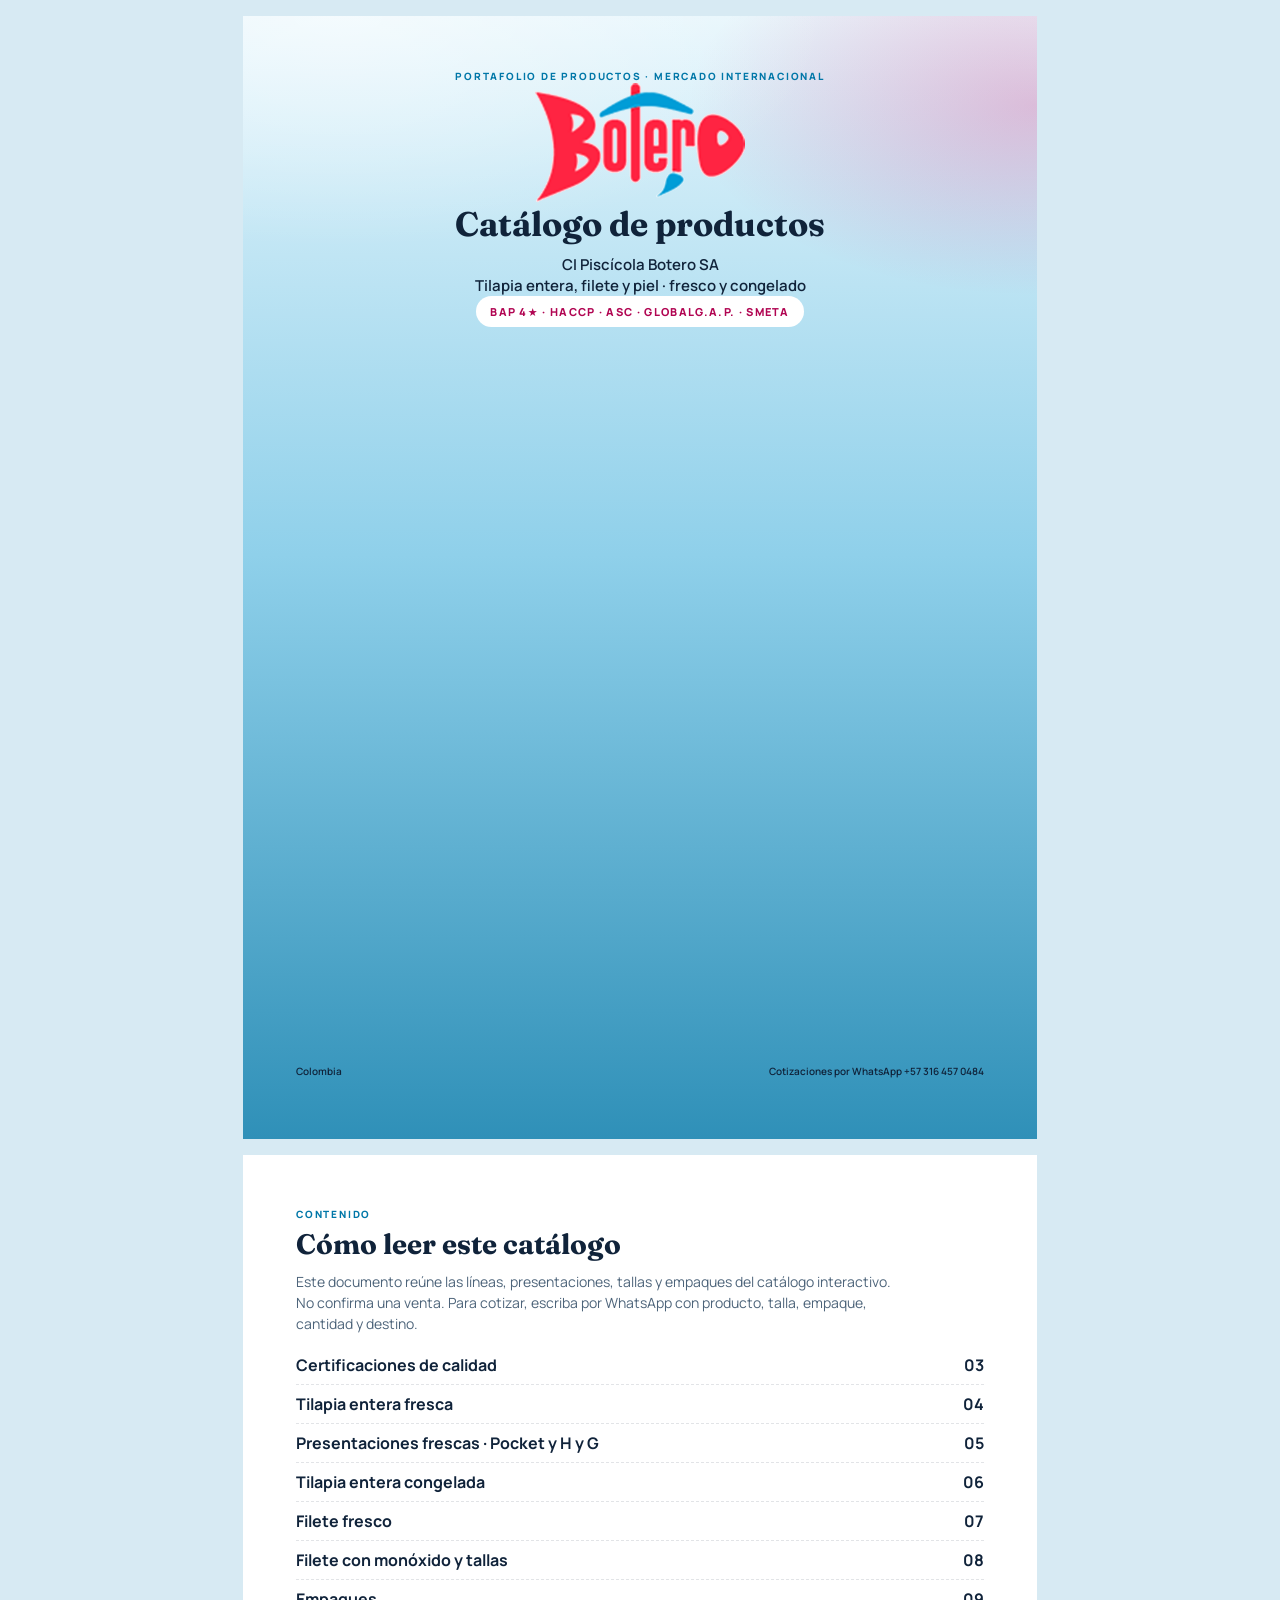
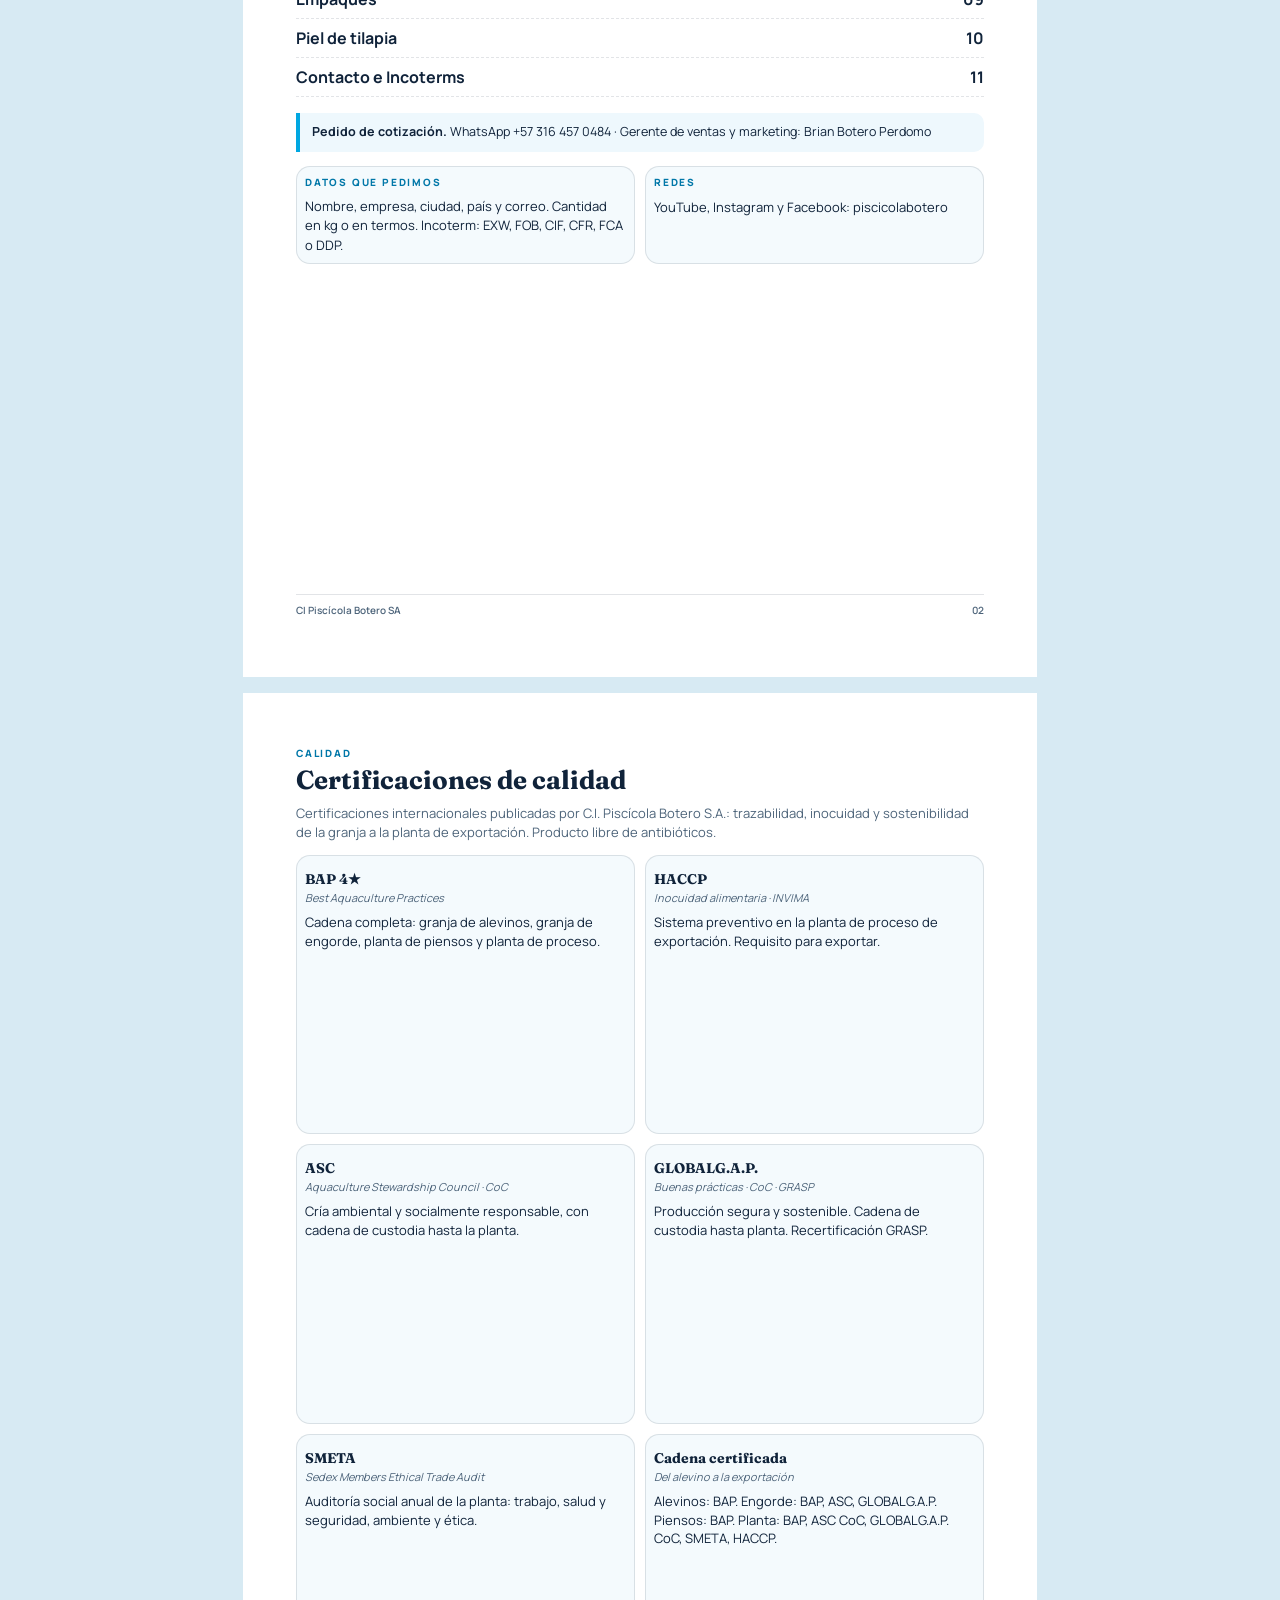
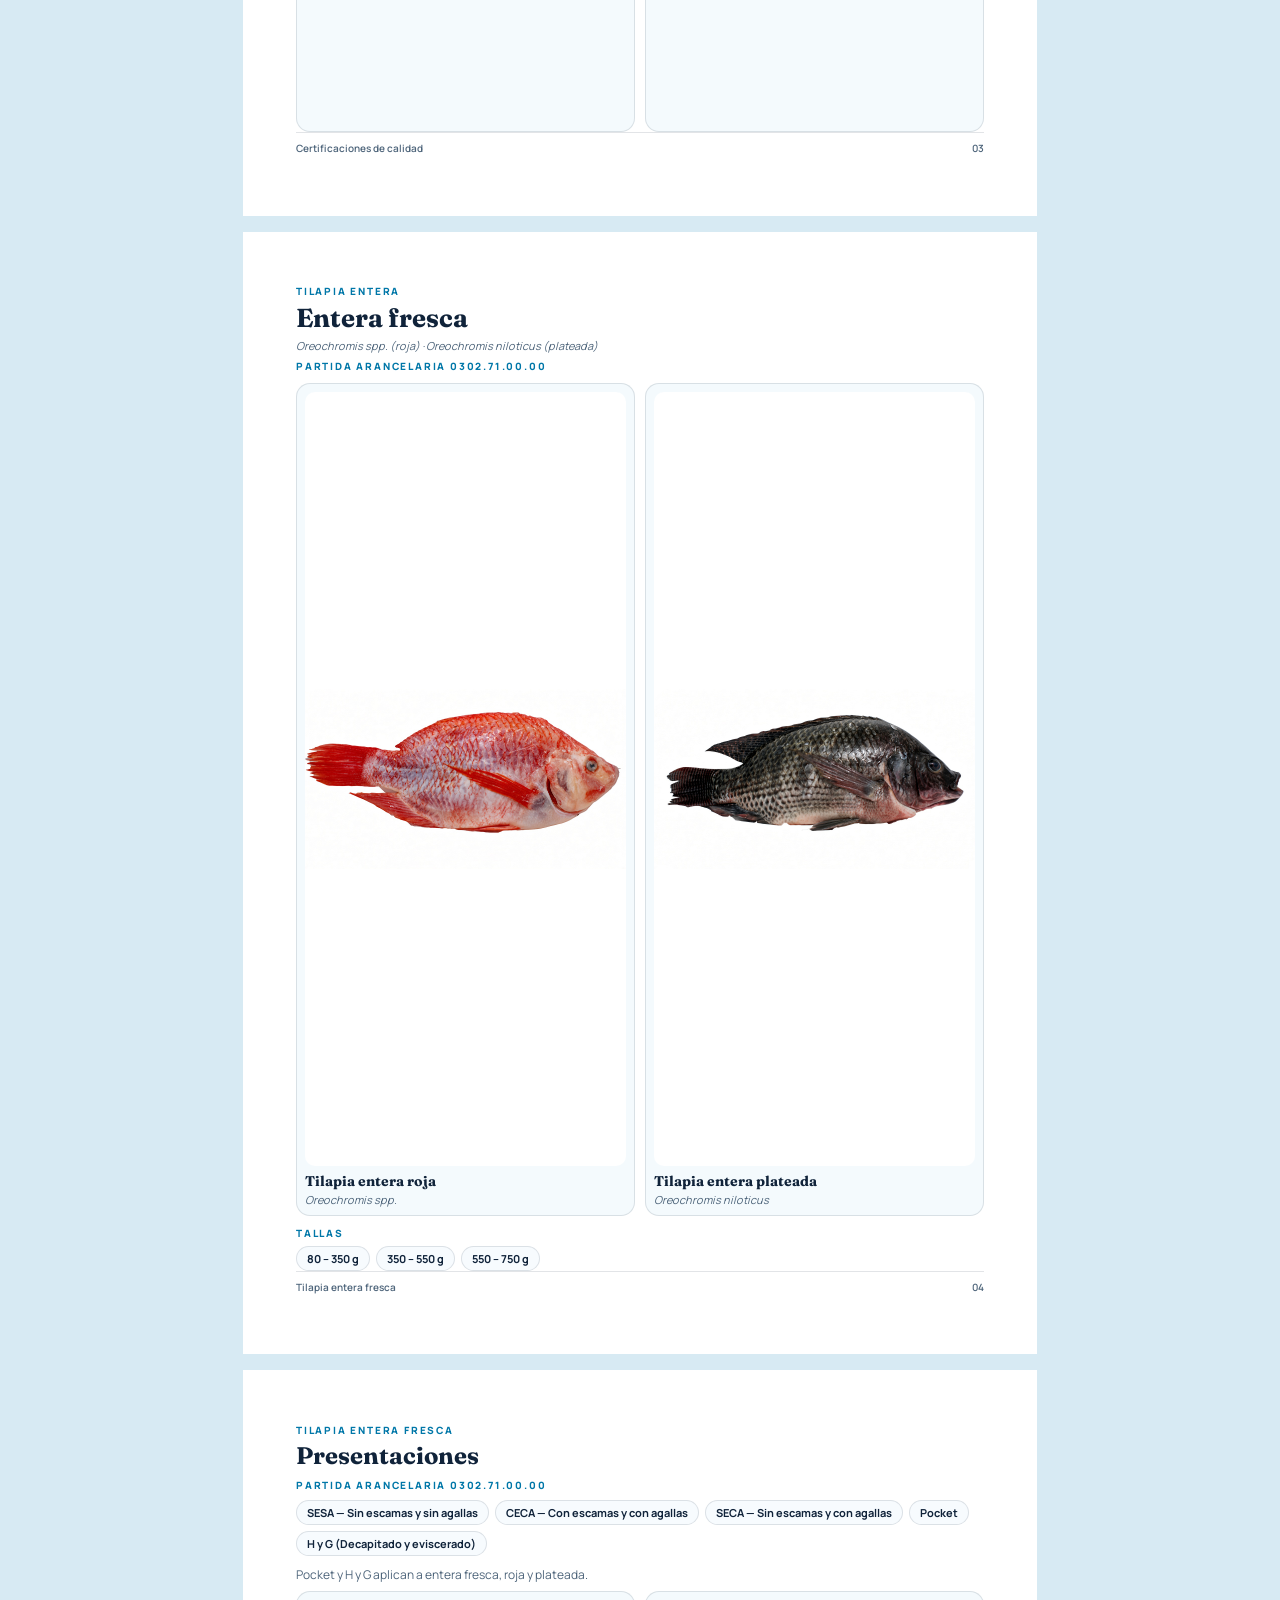
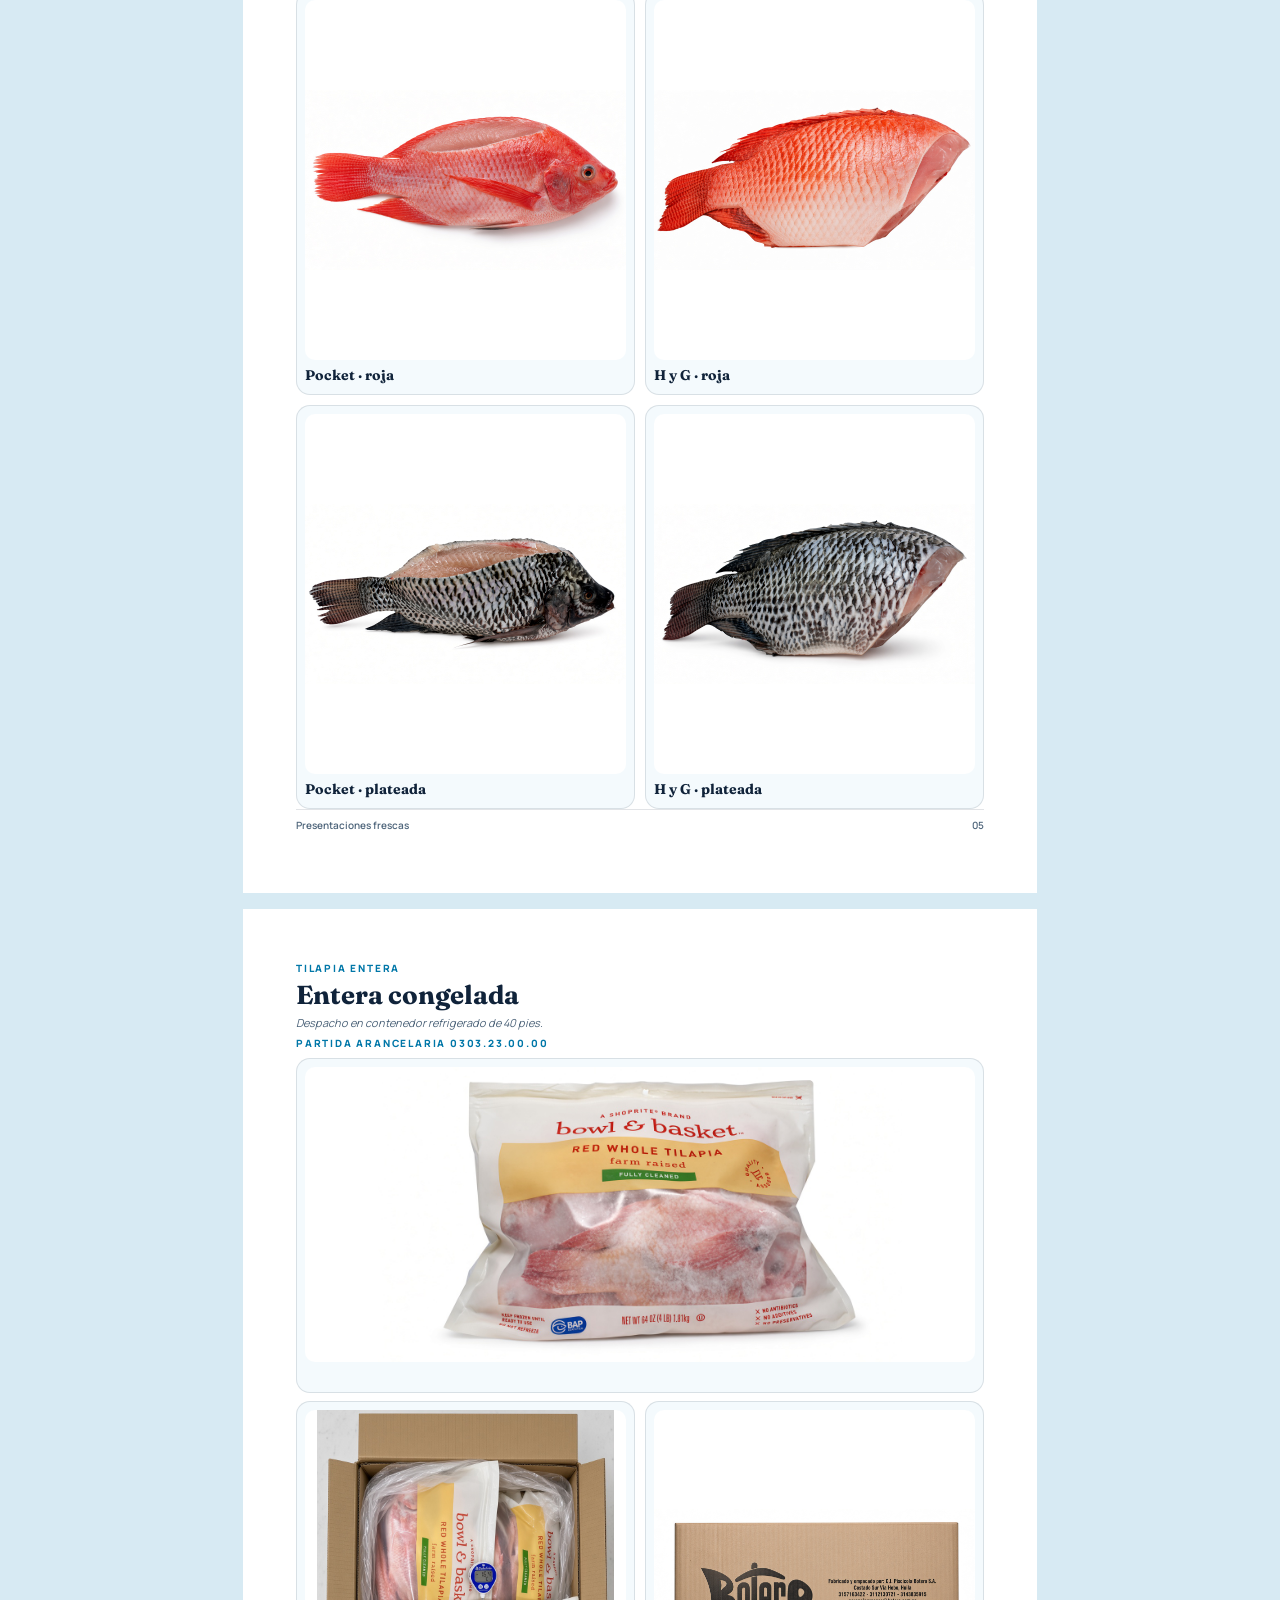
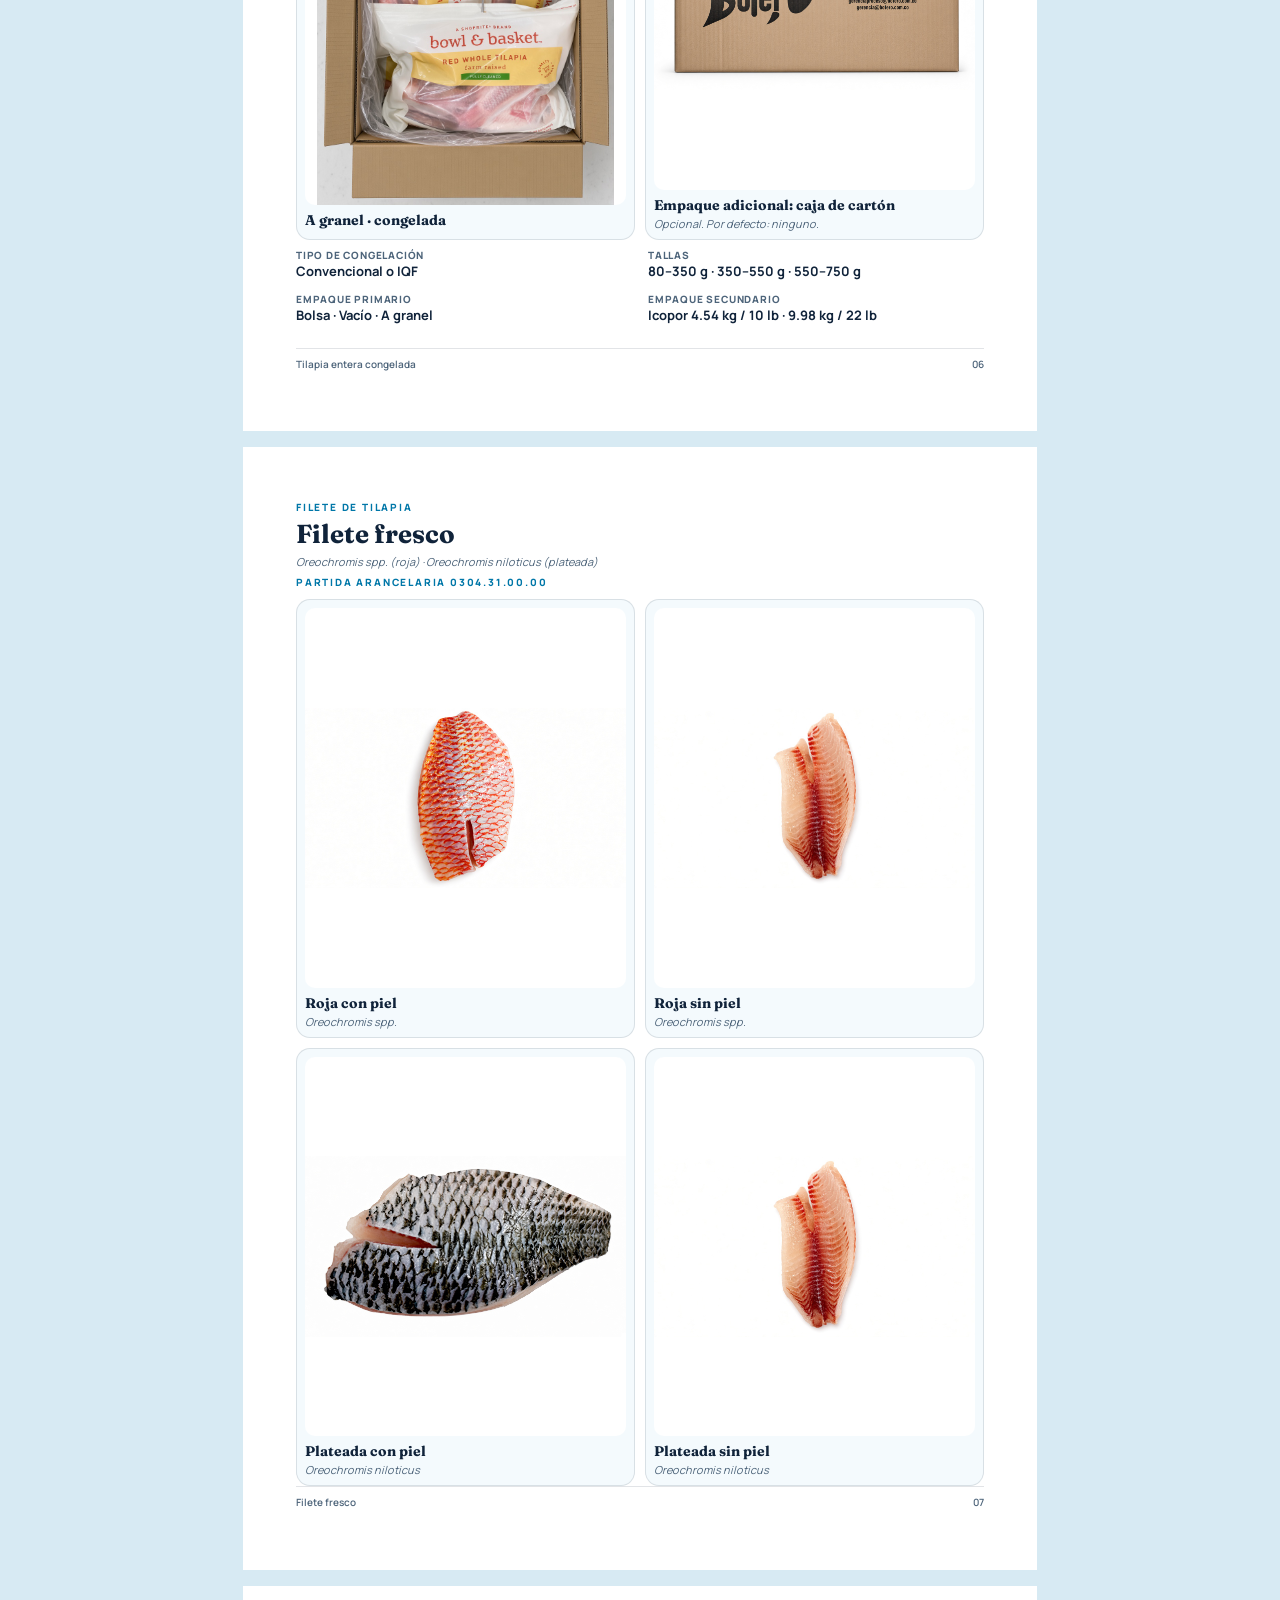
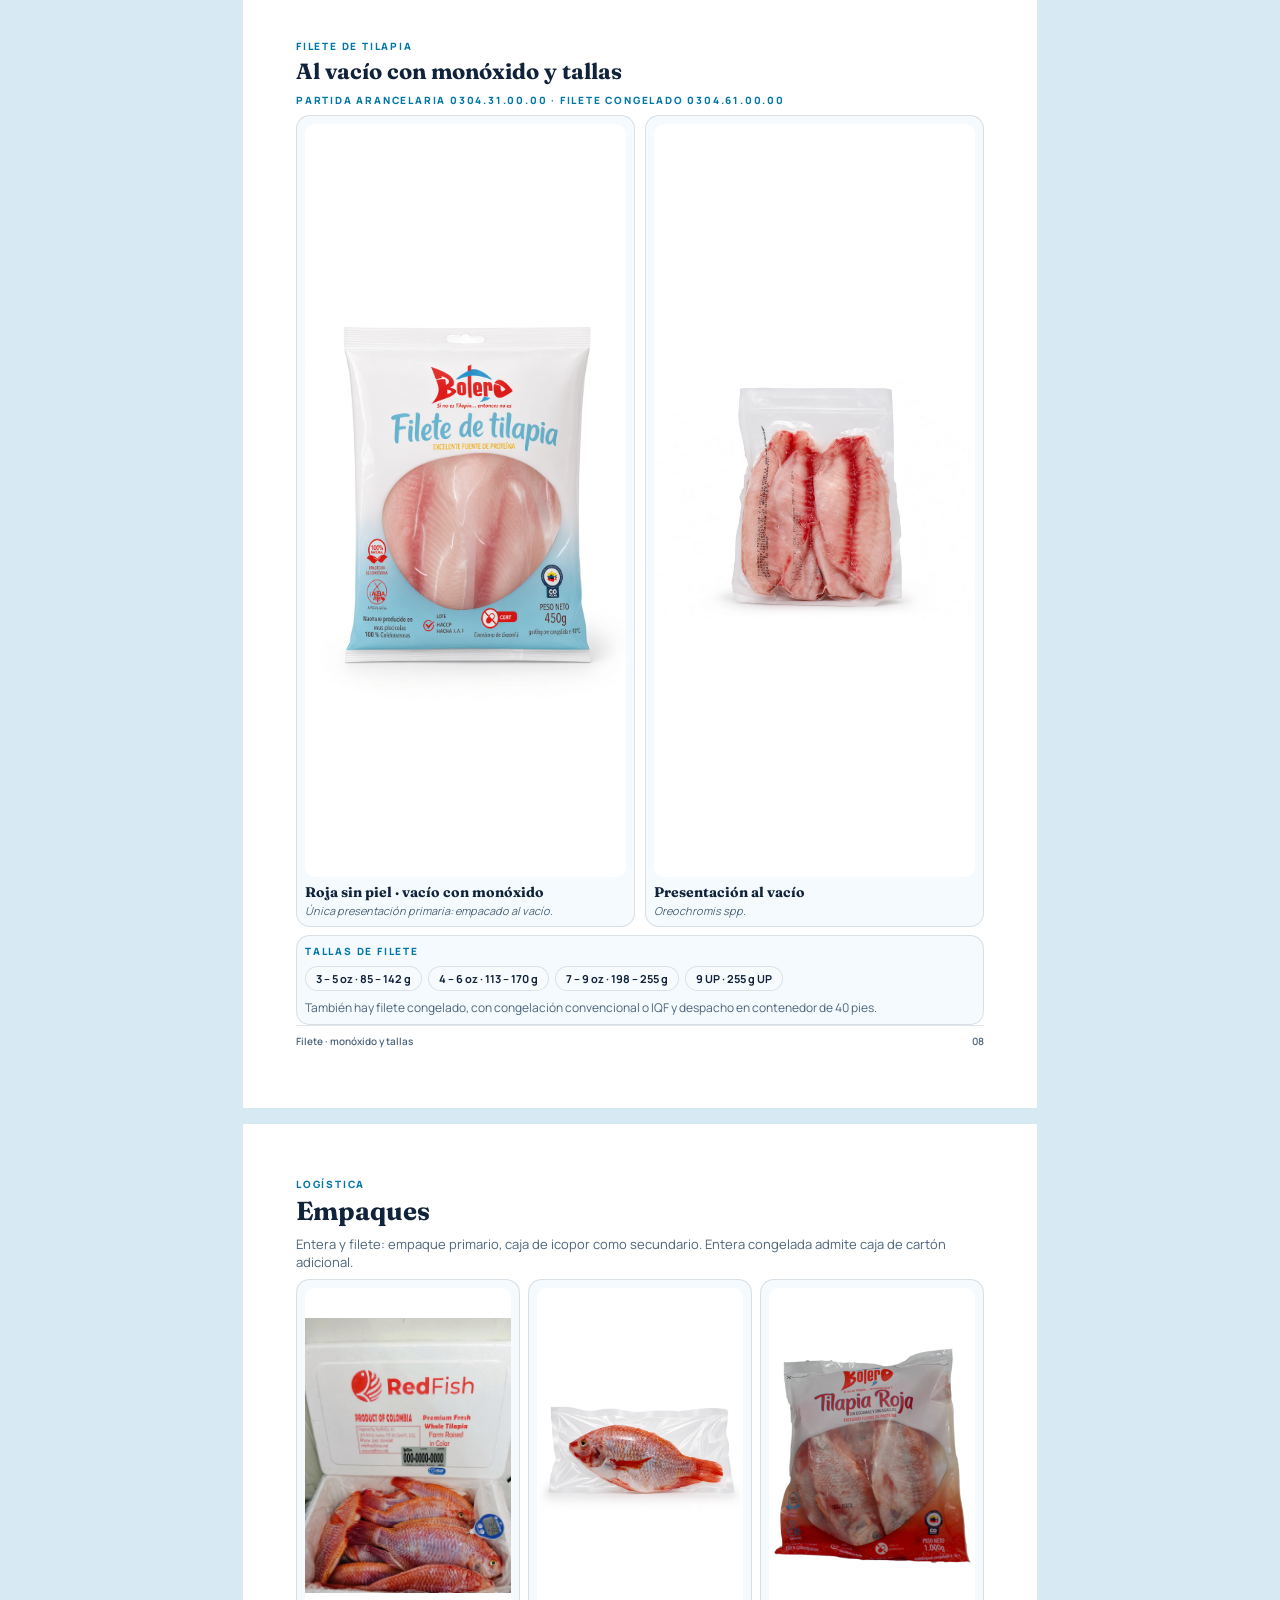
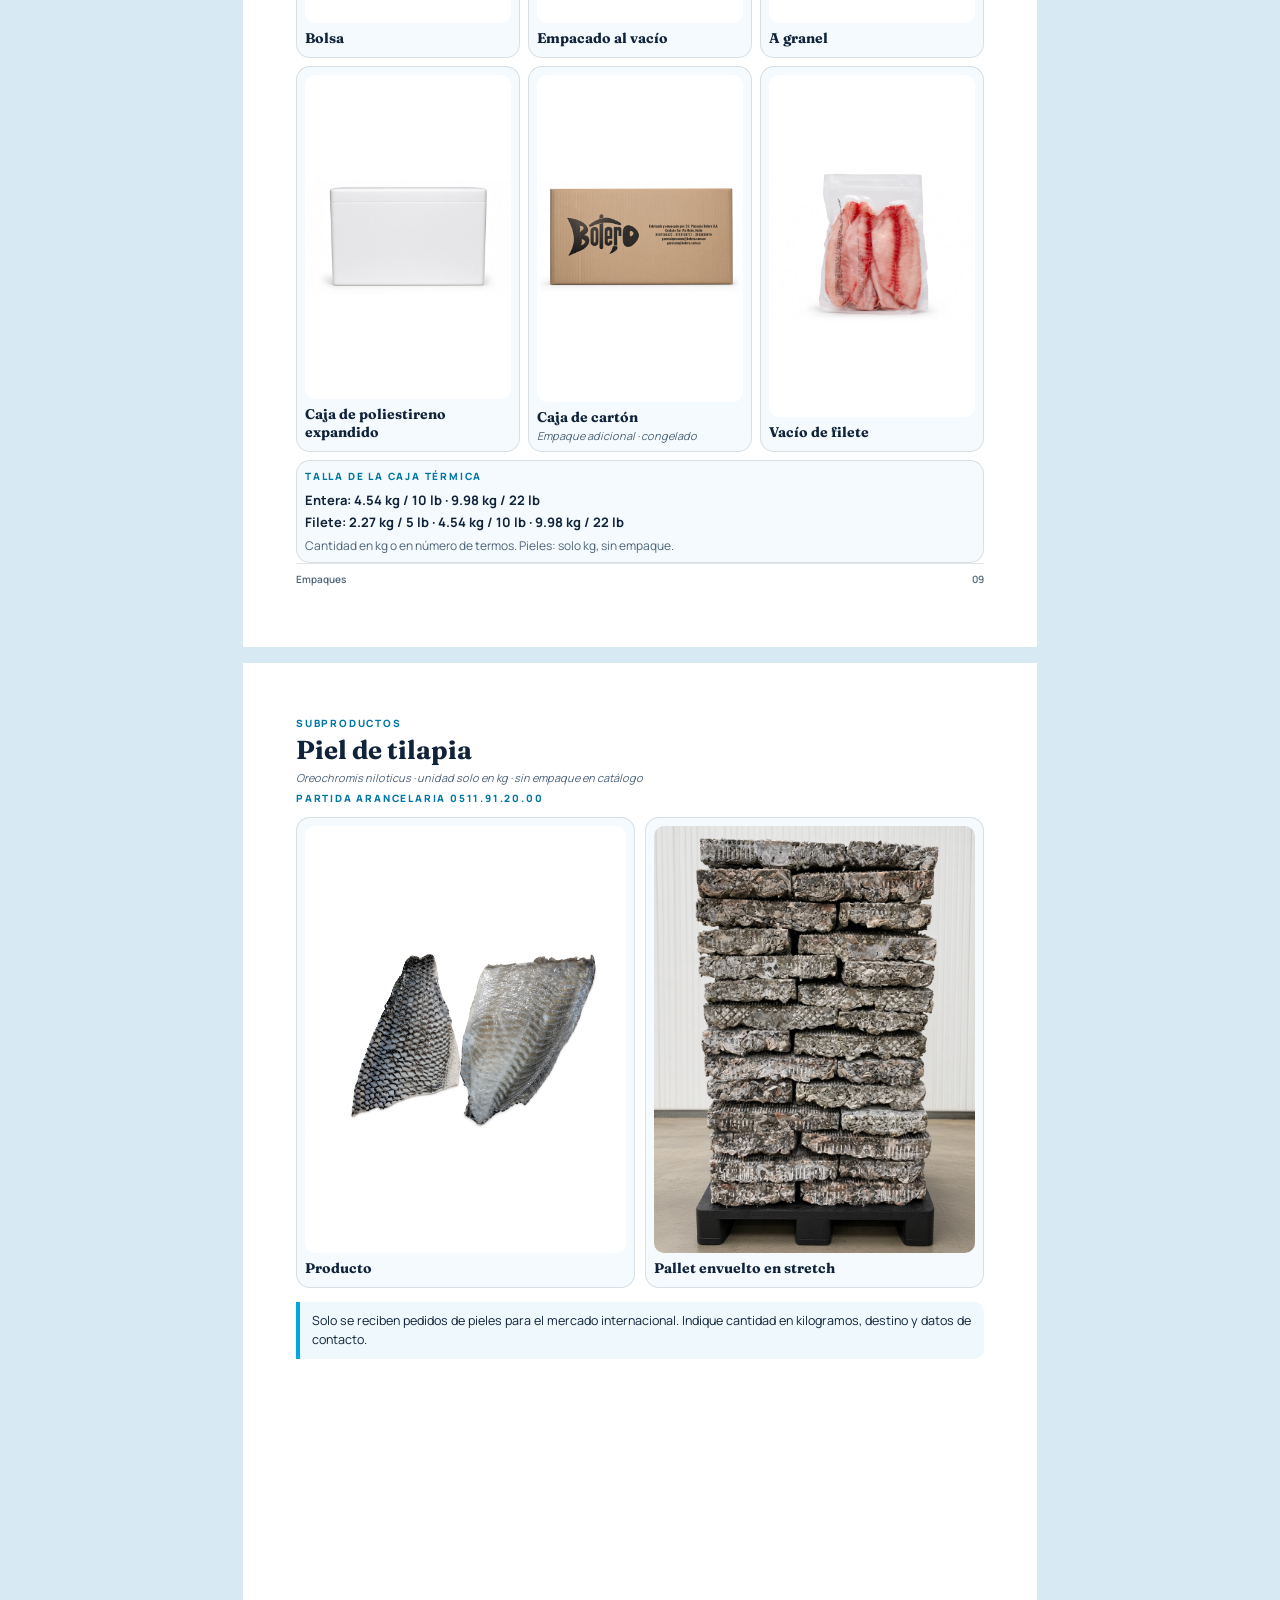
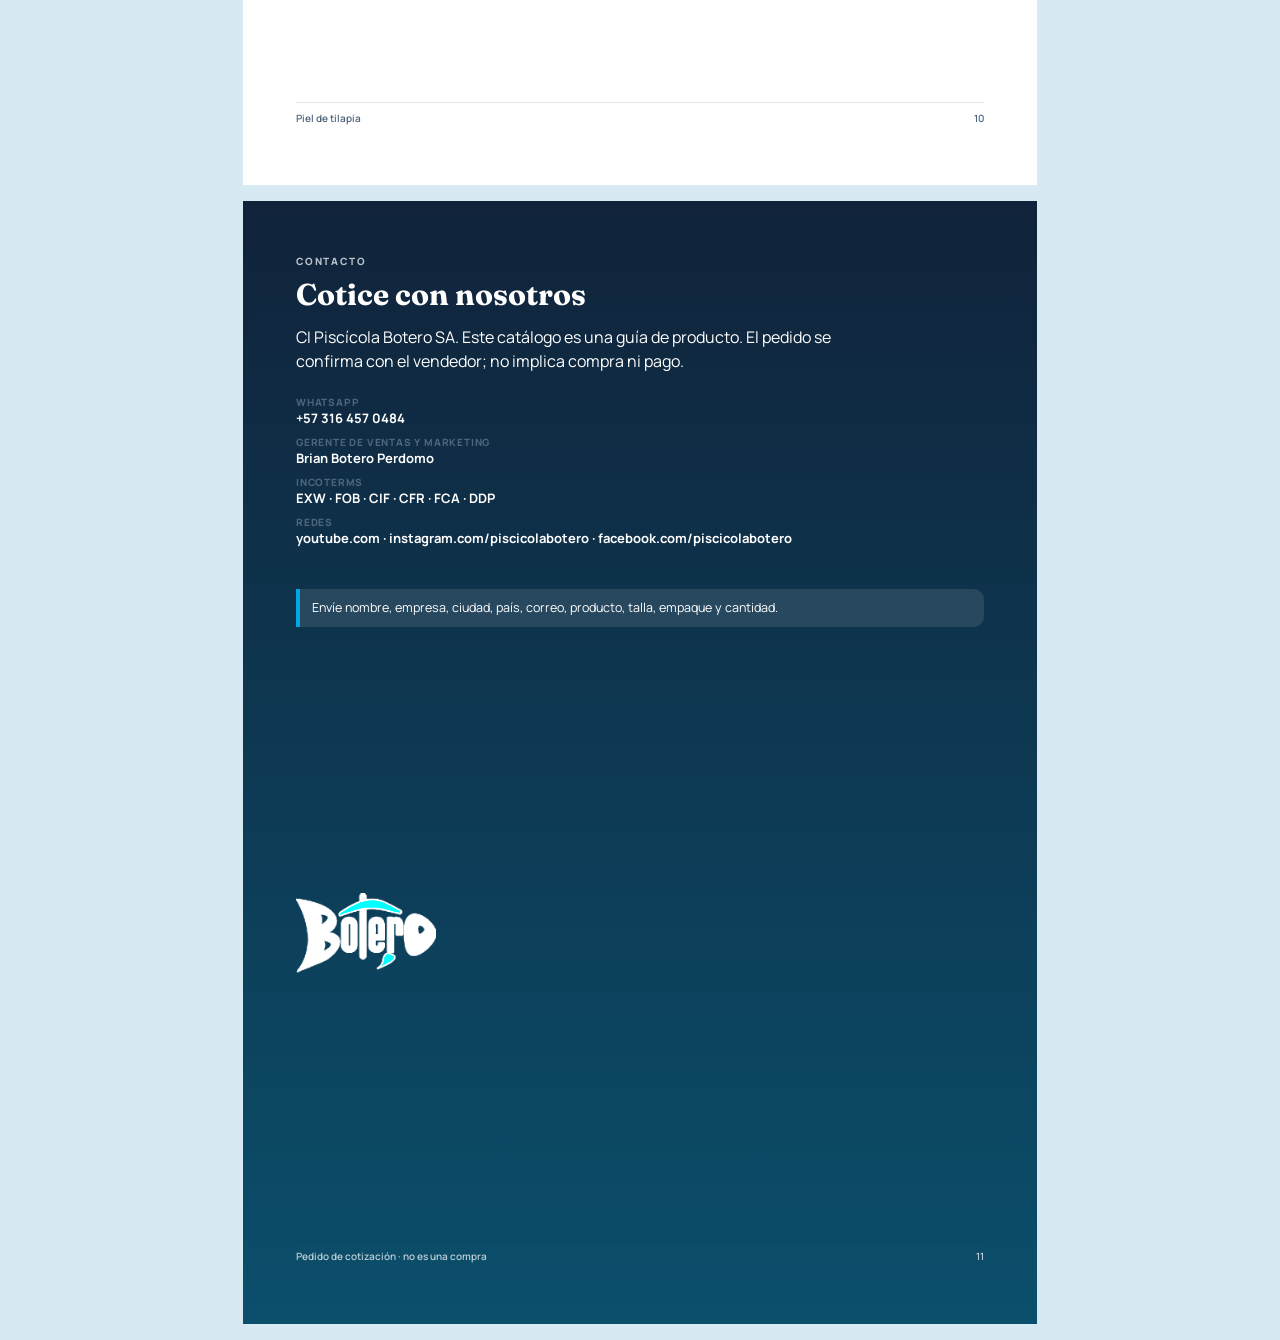
<file: catalogo-impreso.html>
<!DOCTYPE html>
<html lang="es">
  <head>
    <meta charset="UTF-8" />
    <title>CI Piscícola Botero SA — Catálogo impreso</title>
    <link rel="preconnect" href="https://fonts.googleapis.com" />
    <link rel="preconnect" href="https://fonts.gstatic.com" crossorigin />
    <link
      href="https://fonts.googleapis.com/css2?family=Fraunces:opsz,wght@9..144,600;9..144,700&family=Manrope:wght@400;500;600;700;800&display=swap"
      rel="stylesheet"
    />
    <style>
      :root {
        --magenta: #e3066a;
        --magenta-deep: #b10552;
        --cyan: #00a7e1;
        --cyan-deep: #0077a8;
        --ink: #10233a;
        --muted: #4d647a;
        --paper: #f4fafd;
        --line: rgba(16, 35, 58, 0.12);
      }
      * { box-sizing: border-box; }
      html, body { margin: 0; padding: 0; background: #d7eaf3; }
      body {
        font-family: Manrope, system-ui, sans-serif;
        color: var(--ink);
      }
      h1, h2, h3, .brand {
        font-family: Fraunces, Georgia, serif;
        font-weight: 700;
        margin: 0;
      }
      p { margin: 0; }
      img { max-width: 100%; display: block; }
      .book { padding: 16px; display: flex; flex-direction: column; gap: 16px; align-items: center; }
      .page {
        width: 210mm;
        height: 297mm;
        background: #fff;
        position: relative;
        overflow: hidden;
        page-break-after: always;
        break-after: page;
      }
      .page:last-child { page-break-after: auto; break-after: auto; }
      .pad { padding: 14mm 14mm 16mm; height: 100%; display: flex; flex-direction: column; }
      .kicker {
        font-size: 10px;
        letter-spacing: 0.18em;
        text-transform: uppercase;
        font-weight: 800;
        color: var(--cyan-deep);
      }
      .muted { color: var(--muted); }
      .sci { font-style: italic; color: var(--muted); font-size: 11px; }
      .chip {
        display: inline-flex;
        align-items: center;
        border: 1px solid var(--line);
        border-radius: 999px;
        padding: 4px 10px;
        font-size: 11px;
        font-weight: 700;
        background: #f7fbfe;
      }
      .chips { display: flex; flex-wrap: wrap; gap: 6px; }
      .grid-2 { display: grid; grid-template-columns: 1fr 1fr; gap: 10px; }
      .grid-3 { display: grid; grid-template-columns: 1fr 1fr 1fr; gap: 8px; }
      .grow { flex: 1; min-height: 0; align-items: stretch; }
      .card {
        background: var(--paper);
        border: 1px solid var(--line);
        border-radius: 14px;
        padding: 8px;
        display: flex;
        flex-direction: column;
        min-height: 0;
      }
      .card h3 { font-size: 14px; margin: 6px 0 2px; }
      .photo {
        background: #fff;
        border-radius: 10px;
        flex: 1;
        min-height: 70mm;
        display: flex;
        align-items: center;
        justify-content: center;
        overflow: hidden;
      }
      .photo img {
        max-width: 100%;
        max-height: 100%;
        width: auto;
        height: auto;
        object-fit: contain;
        object-position: center;
      }
      .photo.hero { min-height: 78mm; flex: 0.9; }
      .foot {
        margin-top: auto;
        display: flex;
        justify-content: space-between;
        align-items: center;
        padding-top: 8px;
        border-top: 1px solid var(--line);
        font-size: 10px;
        color: var(--muted);
        font-weight: 600;
      }
      .spec dt { font-size: 10px; text-transform: uppercase; letter-spacing: 0.08em; color: var(--muted); font-weight: 800; }
      .spec dd { margin: 0 0 8px; font-size: 13px; font-weight: 700; }
      .cover {
        background:
          radial-gradient(900px 420px at 12% 0%, rgba(255,255,255,.55), transparent 55%),
          radial-gradient(700px 380px at 100% 8%, rgba(227,6,106,.22), transparent 50%),
          linear-gradient(180deg, #e7f6fc 0%, #8fd0ea 48%, #2f90b8 100%);
        color: var(--ink);
      }
      .cover .pad { justify-content: space-between; }
      .cover img.logo { width: 210px; margin: 0 auto; }
      .cover h1 { font-size: 34px; line-height: 1.1; text-align: center; }
      .cover .sub { text-align: center; font-size: 15px; font-weight: 600; color: var(--ink); }
      .badge {
        align-self: center;
        background: #fff;
        color: var(--magenta-deep);
        font-weight: 800;
        letter-spacing: 0.12em;
        text-transform: uppercase;
        font-size: 11px;
        padding: 8px 14px;
        border-radius: 999px;
      }
      .toc li { display: flex; justify-content: space-between; gap: 12px; padding: 8px 0; border-bottom: 1px dashed var(--line); font-weight: 700; }
      .toc { list-style: none; padding: 0; margin: 12px 0 0; }
      .note {
        background: #eef8fd;
        border-left: 4px solid var(--cyan);
        padding: 10px 12px;
        border-radius: 0 10px 10px 0;
        font-size: 12.5px;
        line-height: 1.45;
      }
      .end {
        background: linear-gradient(180deg, #10233a 0%, #0b4f6c 100%);
        color: #fff;
      }
      .end .kicker, .end .muted, .end .sci, .end .foot { color: rgba(255,255,255,.72); }
      .end h2 { color: #fff; }
      .end a { color: #fff; }
      @page { size: A4; margin: 0; }
      @media print {
        html, body { background: #fff; }
        .book { padding: 0; gap: 0; }
        .page { box-shadow: none; }
      }
    </style>
  </head>
  <body>
    <div class="book">
      <section class="page cover">
        <div class="pad">
          <p class="kicker" style="text-align:center">Portafolio de productos · mercado internacional</p>
          <img class="logo" src="assets/logo.png" alt="Botero" />
          <div>
            <h1>Catálogo de productos</h1>
            <p class="sub" style="margin-top:10px">CI Piscícola Botero SA</p>
            <p class="sub muted">Tilapia entera, filete y piel · fresco y congelado</p>
          </div>
          <span class="badge">BAP 4★ · HACCP · ASC · GLOBALG.A.P. · SMETA</span>
          <p class="foot" style="border:0;color:var(--ink)"><span>Colombia</span><span>Cotizaciones por WhatsApp +57 316 457 0484</span></p>
        </div>
      </section>

      <section class="page">
        <div class="pad">
          <p class="kicker">Contenido</p>
          <h2 style="font-size:28px;margin:6px 0 10px">Cómo leer este catálogo</h2>
          <p class="muted" style="font-size:14px;line-height:1.5;max-width:160mm">
            Este documento reúne las líneas, presentaciones, tallas y empaques del catálogo interactivo.
            No confirma una venta. Para cotizar, escriba por WhatsApp con producto, talla, empaque, cantidad y destino.
          </p>
          <ol class="toc">
            <li><span>Certificaciones de calidad</span><span>03</span></li>
            <li><span>Tilapia entera fresca</span><span>04</span></li>
            <li><span>Presentaciones frescas · Pocket y H y G</span><span>05</span></li>
            <li><span>Tilapia entera congelada</span><span>06</span></li>
            <li><span>Filete fresco</span><span>07</span></li>
            <li><span>Filete con monóxido y tallas</span><span>08</span></li>
            <li><span>Empaques</span><span>09</span></li>
            <li><span>Piel de tilapia</span><span>10</span></li>
            <li><span>Contacto e Incoterms</span><span>11</span></li>
          </ol>
          <div class="note" style="margin-top:16px">
            <strong>Pedido de cotización.</strong> WhatsApp +57 316 457 0484 ·
            Gerente de ventas y marketing: Brian Botero Perdomo
          </div>
          <div class="grid-2" style="margin-top:14px">
            <div class="card">
              <p class="kicker">Datos que pedimos</p>
              <p style="margin-top:8px;font-size:13px;line-height:1.5">Nombre, empresa, ciudad, país y correo. Cantidad en kg o en termos. Incoterm: EXW, FOB, CIF, CFR, FCA o DDP.</p>
            </div>
            <div class="card">
              <p class="kicker">Redes</p>
              <p style="margin-top:8px;font-size:13px;line-height:1.6">YouTube, Instagram y Facebook: piscicolabotero</p>
            </div>
          </div>
          <p class="foot"><span>CI Piscícola Botero SA</span><span>02</span></p>
        </div>
      </section>

      <section class="page">
        <div class="pad">
          <p class="kicker">Calidad</p>
          <h2 style="font-size:26px;margin:4px 0 8px">Certificaciones de calidad</h2>
          <p class="muted" style="font-size:13px;line-height:1.5;margin-bottom:12px">
            Certificaciones internacionales publicadas por C.I. Piscícola Botero S.A.: trazabilidad, inocuidad y sostenibilidad de la granja a la planta de exportación. Producto libre de antibióticos.
          </p>
          <div class="grid-2 grow">
            <article class="card">
              <h3>BAP 4★</h3>
              <p class="sci">Best Aquaculture Practices</p>
              <p style="margin-top:8px;font-size:13px;line-height:1.45">Cadena completa: granja de alevinos, granja de engorde, planta de piensos y planta de proceso.</p>
            </article>
            <article class="card">
              <h3>HACCP</h3>
              <p class="sci">Inocuidad alimentaria · INVIMA</p>
              <p style="margin-top:8px;font-size:13px;line-height:1.45">Sistema preventivo en la planta de proceso de exportación. Requisito para exportar.</p>
            </article>
            <article class="card">
              <h3>ASC</h3>
              <p class="sci">Aquaculture Stewardship Council · CoC</p>
              <p style="margin-top:8px;font-size:13px;line-height:1.45">Cría ambiental y socialmente responsable, con cadena de custodia hasta la planta.</p>
            </article>
            <article class="card">
              <h3>GLOBALG.A.P.</h3>
              <p class="sci">Buenas prácticas · CoC · GRASP</p>
              <p style="margin-top:8px;font-size:13px;line-height:1.45">Producción segura y sostenible. Cadena de custodia hasta planta. Recertificación GRASP.</p>
            </article>
            <article class="card">
              <h3>SMETA</h3>
              <p class="sci">Sedex Members Ethical Trade Audit</p>
              <p style="margin-top:8px;font-size:13px;line-height:1.45">Auditoría social anual de la planta: trabajo, salud y seguridad, ambiente y ética.</p>
            </article>
            <article class="card">
              <h3>Cadena certificada</h3>
              <p class="sci">Del alevino a la exportación</p>
              <p style="margin-top:8px;font-size:13px;line-height:1.45">Alevinos: BAP. Engorde: BAP, ASC, GLOBALG.A.P. Piensos: BAP. Planta: BAP, ASC CoC, GLOBALG.A.P. CoC, SMETA, HACCP.</p>
            </article>
          </div>
          <p class="foot"><span>Certificaciones de calidad</span><span>03</span></p>
        </div>
      </section>

      <section class="page">
        <div class="pad">
          <p class="kicker">Tilapia entera</p>
          <h2 style="font-size:26px;margin:4px 0 4px">Entera fresca</h2>
          <p class="sci">Oreochromis spp. (roja) · Oreochromis niloticus (plateada)</p>
          <p class="kicker" style="margin-top:6px">Partida arancelaria 0302.71.00.00</p>
          <div class="grid-2 grow" style="margin-top:10px">
            <article class="card">
              <div class="photo"><img src="assets/products/entera-roja.jpg" alt="Tilapia entera roja" /></div>
              <h3>Tilapia entera roja</h3>
              <p class="sci">Oreochromis spp.</p>
            </article>
            <article class="card">
              <div class="photo"><img src="assets/products/entera-plateada.jpg" alt="Tilapia entera plateada" /></div>
              <h3>Tilapia entera plateada</h3>
              <p class="sci">Oreochromis niloticus</p>
            </article>
          </div>
          <div style="margin-top:10px">
            <p class="kicker">Tallas</p>
            <div class="chips" style="margin-top:6px">
              <span class="chip">80 – 350 g</span>
              <span class="chip">350 – 550 g</span>
              <span class="chip">550 – 750 g</span>
            </div>
          </div>
          <p class="foot"><span>Tilapia entera fresca</span><span>04</span></p>
        </div>
      </section>

      <section class="page">
        <div class="pad">
          <p class="kicker">Tilapia entera fresca</p>
          <h2 style="font-size:24px;margin:4px 0 8px">Presentaciones</h2>
          <p class="kicker" style="margin-bottom:8px">Partida arancelaria 0302.71.00.00</p>
          <div class="chips" style="margin-bottom:10px">
            <span class="chip">SESA — Sin escamas y sin agallas</span>
            <span class="chip">CECA — Con escamas y con agallas</span>
            <span class="chip">SECA — Sin escamas y con agallas</span>
            <span class="chip">Pocket</span>
            <span class="chip">H y G (Decapitado y eviscerado)</span>
          </div>
          <p class="muted" style="font-size:12px;margin-bottom:8px">Pocket y H y G aplican a entera fresca, roja y plateada.</p>
          <div class="grid-2 grow">
            <article class="card">
              <div class="photo"><img src="assets/products/entera-roja-fresco-pocket.jpg" alt="Pocket tilapia roja" /></div>
              <h3>Pocket · roja</h3>
            </article>
            <article class="card">
              <div class="photo"><img src="assets/products/entera-roja-fresco-posta.jpg" alt="H y G tilapia roja" /></div>
              <h3>H y G · roja</h3>
            </article>
            <article class="card">
              <div class="photo"><img src="assets/products/entera-plateada-fresco-pocket.jpg" alt="Pocket tilapia plateada" /></div>
              <h3>Pocket · plateada</h3>
            </article>
            <article class="card">
              <div class="photo"><img src="assets/products/entera-plateada-fresco-posta.jpg" alt="H y G tilapia plateada" /></div>
              <h3>H y G · plateada</h3>
            </article>
          </div>
          <p class="foot"><span>Presentaciones frescas</span><span>05</span></p>
        </div>
      </section>

      <section class="page">
        <div class="pad">
          <p class="kicker">Tilapia entera</p>
          <h2 style="font-size:26px;margin:4px 0 4px">Entera congelada</h2>
          <p class="sci">Despacho en contenedor refrigerado de 40 pies.</p>
          <p class="kicker" style="margin-top:6px">Partida arancelaria 0303.23.00.00</p>
          <article class="card" style="flex:0.72;min-height:0;margin-top:8px">
            <div class="photo hero"><img src="assets/products/entera-congelado.jpg" alt="Tilapia entera congelada" /></div>
          </article>
          <div class="grid-2 grow" style="margin-top:8px">
            <article class="card">
              <div class="photo"><img src="assets/packs/granel-roja.jpg" alt="Granel congelado" /></div>
              <h3>A granel · congelada</h3>
            </article>
            <article class="card">
              <div class="photo"><img src="assets/packs/cajaCarton.jpg" alt="Caja de cartón" /></div>
              <h3>Empaque adicional: caja de cartón</h3>
              <p class="sci">Opcional. Por defecto: ninguno.</p>
            </article>
          </div>
          <dl class="spec" style="margin-top:8px;display:grid;grid-template-columns:1fr 1fr;gap:4px 16px">
            <div><dt>Tipo de congelación</dt><dd>Convencional o IQF</dd></div>
            <div><dt>Tallas</dt><dd>80–350 g · 350–550 g · 550–750 g</dd></div>
            <div><dt>Empaque primario</dt><dd>Bolsa · Vacío · A granel</dd></div>
            <div><dt>Empaque secundario</dt><dd>Icopor 4.54 kg / 10 lb · 9.98 kg / 22 lb</dd></div>
          </dl>
          <p class="foot"><span>Tilapia entera congelada</span><span>06</span></p>
        </div>
      </section>

      <section class="page">
        <div class="pad">
          <p class="kicker">Filete de tilapia</p>
          <h2 style="font-size:26px;margin:4px 0 4px">Filete fresco</h2>
          <p class="sci">Oreochromis spp. (roja) · Oreochromis niloticus (plateada)</p>
          <p class="kicker" style="margin-top:6px">Partida arancelaria 0304.31.00.00</p>
          <div class="grid-2 grow" style="margin-top:10px">
            <article class="card">
              <div class="photo"><img src="assets/products/filete-roja-piel.jpg" alt="Filete roja con piel" /></div>
              <h3>Roja con piel</h3>
              <p class="sci">Oreochromis spp.</p>
            </article>
            <article class="card">
              <div class="photo"><img src="assets/products/filete-sin-piel.jpg" alt="Filete sin piel" /></div>
              <h3>Roja sin piel</h3>
              <p class="sci">Oreochromis spp.</p>
            </article>
            <article class="card">
              <div class="photo"><img src="assets/products/filete-plateada-piel.jpg" alt="Filete plateada con piel" /></div>
              <h3>Plateada con piel</h3>
              <p class="sci">Oreochromis niloticus</p>
            </article>
            <article class="card">
              <div class="photo"><img src="assets/products/filete-sin-piel.jpg" alt="Filete plateada sin piel" /></div>
              <h3>Plateada sin piel</h3>
              <p class="sci">Oreochromis niloticus</p>
            </article>
          </div>
          <p class="foot"><span>Filete fresco</span><span>07</span></p>
        </div>
      </section>

      <section class="page">
        <div class="pad">
          <p class="kicker">Filete de tilapia</p>
          <h2 style="font-size:22px;margin:4px 0 8px">Al vacío con monóxido y tallas</h2>
          <p class="kicker" style="margin-bottom:8px">Partida arancelaria 0304.31.00.00 · filete congelado 0304.61.00.00</p>
          <div class="grid-2 grow">
            <article class="card">
              <div class="photo"><img src="assets/products/filete-roja-monoxido.jpg" alt="Bolsa Botero filete con monóxido" /></div>
              <h3>Roja sin piel · vacío con monóxido</h3>
              <p class="sci">Única presentación primaria: empacado al vacío.</p>
            </article>
            <article class="card">
              <div class="photo"><img src="assets/products/vacio-filete-roja-monoxido.jpg" alt="Filete con monóxido al vacío" /></div>
              <h3>Presentación al vacío</h3>
              <p class="sci">Oreochromis spp.</p>
            </article>
          </div>
          <div class="card" style="margin-top:8px;flex:0 0 auto">
            <p class="kicker">Tallas de filete</p>
            <div class="chips" style="margin-top:8px">
              <span class="chip">3 – 5 oz · 85 – 142 g</span>
              <span class="chip">4 – 6 oz · 113 – 170 g</span>
              <span class="chip">7 – 9 oz · 198 – 255 g</span>
              <span class="chip">9 UP · 255 g UP</span>
            </div>
            <p class="muted" style="margin-top:8px;font-size:12px">También hay filete congelado, con congelación convencional o IQF y despacho en contenedor de 40 pies.</p>
          </div>
          <p class="foot"><span>Filete · monóxido y tallas</span><span>08</span></p>
        </div>
      </section>

      <section class="page">
        <div class="pad">
          <p class="kicker">Logística</p>
          <h2 style="font-size:26px;margin:4px 0 8px">Empaques</h2>
          <p class="muted" style="font-size:13px;margin-bottom:8px">Entera y filete: empaque primario, caja de icopor como secundario. Entera congelada admite caja de cartón adicional.</p>
          <div class="grid-3 grow">
            <article class="card">
              <div class="photo"><img src="assets/packs/bolsa-roja-fresco.jpg" alt="Bolsa" /></div>
              <h3>Bolsa</h3>
            </article>
            <article class="card">
              <div class="photo"><img src="assets/packs/vacio-roja-fresco.jpg" alt="Vacío entera" /></div>
              <h3>Empacado al vacío</h3>
            </article>
            <article class="card">
              <div class="photo"><img src="assets/packs/granel-roja-fresco.jpg" alt="Granel fresco" /></div>
              <h3>A granel</h3>
            </article>
            <article class="card">
              <div class="photo"><img src="assets/packs/termoIcopor.jpg" alt="Caja de icopor" /></div>
              <h3>Caja de poliestireno expandido</h3>
            </article>
            <article class="card">
              <div class="photo"><img src="assets/packs/cajaCarton.jpg" alt="Caja de cartón" /></div>
              <h3>Caja de cartón</h3>
              <p class="sci">Empaque adicional · congelado</p>
            </article>
            <article class="card">
              <div class="photo"><img src="assets/packs/vacio-filete-roja-monoxido.jpg" alt="Vacío filete" /></div>
              <h3>Vacío de filete</h3>
            </article>
          </div>
          <div class="card" style="margin-top:8px;flex:0 0 auto">
            <p class="kicker">Talla de la caja térmica</p>
            <p style="margin-top:8px;font-size:13px;font-weight:700">Entera: 4.54 kg / 10 lb · 9.98 kg / 22 lb</p>
            <p style="margin-top:4px;font-size:13px;font-weight:700">Filete: 2.27 kg / 5 lb · 4.54 kg / 10 lb · 9.98 kg / 22 lb</p>
            <p class="muted" style="margin-top:6px;font-size:12px">Cantidad en kg o en número de termos. Pieles: solo kg, sin empaque.</p>
          </div>
          <p class="foot"><span>Empaques</span><span>09</span></p>
        </div>
      </section>

      <section class="page">
        <div class="pad">
          <p class="kicker">Subproductos</p>
          <h2 style="font-size:26px;margin:4px 0 4px">Piel de tilapia</h2>
          <p class="sci">Oreochromis niloticus · unidad solo en kg · sin empaque en catálogo</p>
          <p class="kicker" style="margin-top:6px">Partida arancelaria 0511.91.20.00</p>
          <div class="grid-2" style="margin-top:12px">
            <article class="card">
              <div class="photo" style="height:240px"><img src="assets/products/pieles.jpg" alt="Piel de tilapia" /></div>
              <h3>Producto</h3>
            </article>
            <article class="card">
              <div class="photo" style="height:240px"><img src="assets/products/pieles-pallet.jpg" alt="Pallet de pieles" /></div>
              <h3>Pallet envuelto en stretch</h3>
            </article>
          </div>
          <div class="note" style="margin-top:14px">Solo se reciben pedidos de pieles para el mercado internacional. Indique cantidad en kilogramos, destino y datos de contacto.</div>
          <p class="foot"><span>Piel de tilapia</span><span>10</span></p>
        </div>
      </section>

      <section class="page end">
        <div class="pad">
          <p class="kicker">Contacto</p>
          <h2 style="font-size:30px;margin:8px 0 12px">Cotice con nosotros</h2>
          <p style="font-size:16px;line-height:1.5;max-width:160mm">CI Piscícola Botero SA. Este catálogo es una guía de producto. El pedido se confirma con el vendedor; no implica compra ni pago.</p>
          <dl class="spec" style="margin-top:22px">
            <dt>WhatsApp</dt><dd>+57 316 457 0484</dd>
            <dt>Gerente de ventas y marketing</dt><dd>Brian Botero Perdomo</dd>
            <dt>Incoterms</dt><dd>EXW · FOB · CIF · CFR · FCA · DDP</dd>
            <dt>Redes</dt><dd>youtube.com · instagram.com/piscicolabotero · facebook.com/piscicolabotero</dd>
          </dl>
          <div class="note" style="margin-top:18px;background:rgba(255,255,255,.1);border-left-color:#00a7e1;color:#fff">
            Envíe nombre, empresa, ciudad, país, correo, producto, talla, empaque y cantidad.
          </div>
          <img src="assets/logo.png" alt="" style="width:140px;margin-top:auto;filter:brightness(10)" />
          <p class="foot"><span>Pedido de cotización · no es una compra</span><span>11</span></p>
        </div>
      </section>
    </div>
  </body>
</html>
</file>
